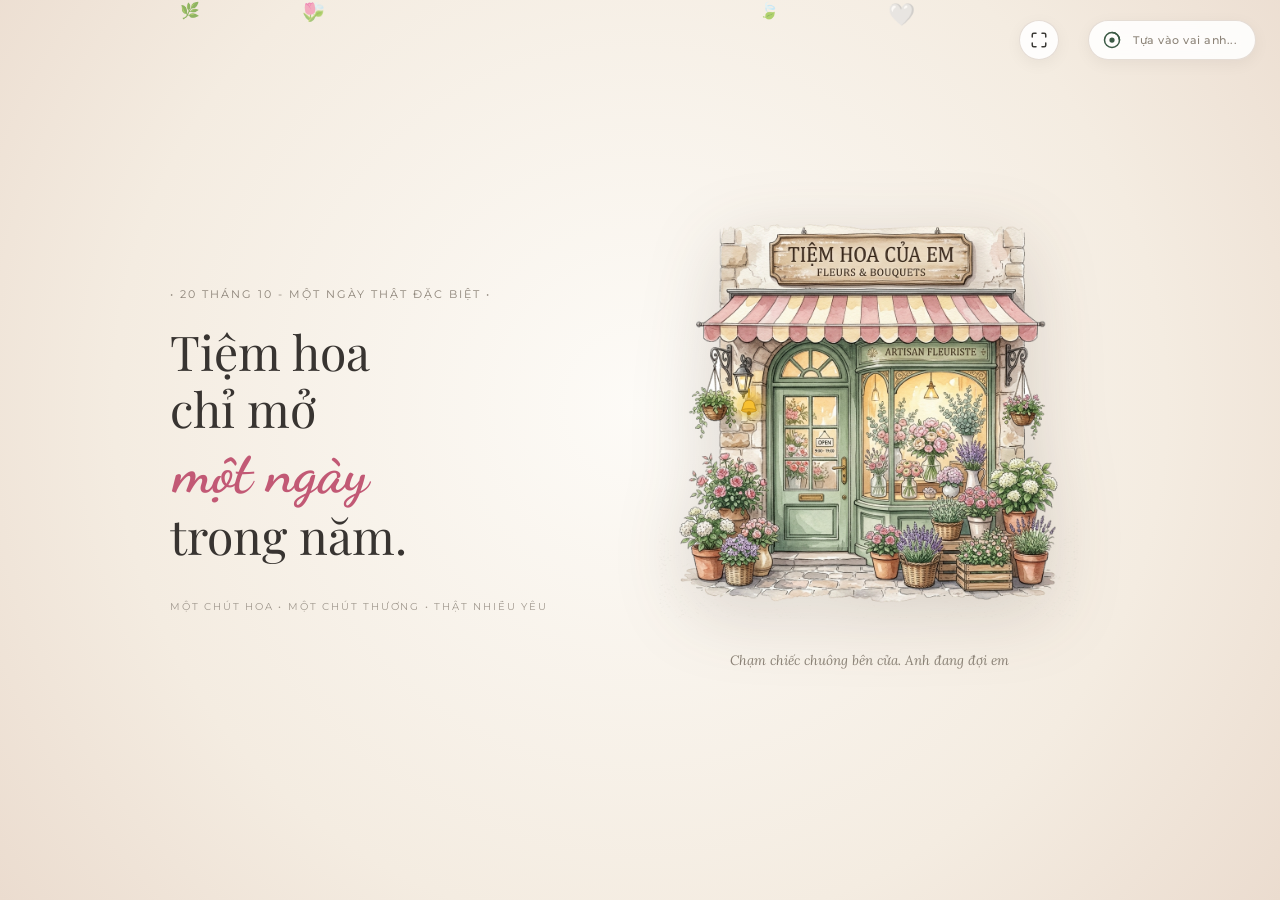
<file: tiemhoa/index.html>
<!DOCTYPE html>
<html lang="vi">
<head>
  <meta charset="UTF-8">
  <meta name="apple-mobile-web-app-capable" content="yes">
  <meta name="apple-mobile-web-app-status-bar-style" content="black-translucent">
  <meta name="mobile-web-app-capable" content="yes">
  <meta name="theme-color" content="#ffffff">
  <meta name="viewport" content="width=device-width, initial-scale=1.0">
  <title>Tiệm Hoa Của Em - Món Quà Yêu Thương</title>
  <link rel="preconnect" href="https://fonts.googleapis.com">
  <link rel="preconnect" href="https://fonts.gstatic.com" crossorigin>
  <link href="https://fonts.googleapis.com/css2?family=Cormorant+Garamond:ital,wght@0,400;0,600;0,700;1,400;1,600&family=Dancing+Script:wght@600;700&family=Lora:ital,wght@0,400;0,500;1,400&family=Montserrat:wght@400;500;600;700&family=Playfair+Display:ital,wght@0,400;0,600;0,700;1,400;1,600&display=swap" rel="stylesheet">
  <link rel="stylesheet" href="style.css">
</head>
<body>
  <!-- Ambient floating particles (leaves, petals, sparkles) -->
  <div id="ambient-particles" class="particles-container"></div>

  <!-- Fullscreen Pill Control -->
  <button class="fullscreen-pill" id="fullscreen-pill" title="Bật/Tắt toàn màn hình" aria-label="Toàn màn hình">
    <svg class="fs-icon-enter" viewBox="0 0 24 24" width="18" height="18" fill="none" stroke="currentColor" stroke-width="2" stroke-linecap="round" stroke-linejoin="round">
      <path d="M8 3H5a2 2 0 0 0-2 2v3m18 0V5a2 2 0 0 0-2-2h-3m0 18h3a2 2 0 0 0 2-2v-3M3 16v3a2 2 0 0 0 2 2h3"/>
    </svg>
    <svg class="fs-icon-exit" viewBox="0 0 24 24" width="18" height="18" fill="none" stroke="currentColor" stroke-width="2" stroke-linecap="round" stroke-linejoin="round" style="display:none;">
      <path d="M8 3v3a2 2 0 0 1-2 2H3m18 0h-3a2 2 0 0 1-2-2V3m0 18v-3a2 2 0 0 1 2-2h3M3 16h3a2 2 0 0 1 2 2v3"/>
    </svg>
  </button>

  <!-- Music Pill Control -->
  <div class="music-pill" id="music-pill" title="Bật/Tắt nhạc nền">
    <div class="music-disc-wrap">
      <div class="music-disc" id="music-disc">
        <svg viewBox="0 0 24 24" width="18" height="18" fill="currentColor">
          <circle cx="12" cy="12" r="10" fill="none" stroke="currentColor" stroke-width="2"/>
          <circle cx="12" cy="12" r="3.5" fill="currentColor"/>
          <path d="M12 2 A10 10 0 0 1 22 12" fill="none" stroke="currentColor" stroke-width="2" stroke-linecap="round"/>
        </svg>
      </div>
      <div class="music-notes-anim">
        <span>♪</span><span>♫</span>
      </div>
    </div>
    <span class="music-title" id="music-title">Tựa vào vai anh...</span>
  </div>

  <!-- Background Music Audio -->
  <audio id="bg-music" src="music.mp3" loop preload="auto"></audio>

  <!-- Main Storybook Container -->
  <main class="storybook-wrapper" id="storybook">

    <!-- ================= SCENE 1: TIỆM HOA ================= -->
    <section class="scene active" id="scene-1">
      <div class="scene-inner scene-shop-grid">
        <!-- Left Column: Typography -->
        <div class="shop-hero-text">
          <div class="date-badge">• 20 THÁNG 10 - MỘT NGÀY THẬT ĐẶC BIỆT •</div>
          <h1 class="main-title">
            Tiệm hoa<br>
            chỉ mở<br>
            <span class="script-pink">một ngày</span><br>
            trong năm.
          </h1>
          <div class="bottom-tagline">
            MỘT CHÚT HOA • MỘT CHÚT THƯƠNG • THẬT NHIỀU YÊU
          </div>
        </div>

        <!-- Right Column: Botanical Watercolor Flower Shop with 3D Swinging Door -->
        <div class="shop-stage">
          <div class="shop-building" id="shop-building">
            <div class="shop-watercolor-card">
              <!-- Interior room behind doorway cutout -->
              <div class="door-interior-room">
                <div class="door-light-spill"></div>
                <div class="interior-cozy-top">
                  <div class="door-lamp-glow">💡</div>
                  <div class="door-sign-wood">Chỉ cho em ♡</div>
                </div>
                <div class="door-cozy-shelves">
                  <span>🌷</span><span>💐</span><span>🌸</span>
                </div>
                <div class="interior-wood-floor"></div>
              </div>

              <!-- Shop facade with transparent doorway cutout -->
              <img src="assets_art/shop_cutout.png" alt="Tiệm hoa của em" class="shop-watercolor-img" id="shop-art-img">

              <!-- 3D Doorway Portal with Swinging Watercolor Door Leaf -->
              <div class="door-portal-3d">
                <div class="door-leaf-3d" id="door-leaf" title="Chạm để mở cửa tiệm hoa">
                  <img src="assets_art/door_leaf.png" alt="Cánh cửa tiệm hoa" class="door-leaf-img">
                </div>
              </div>

              <!-- Brass Hanging Bell Hotspot on shop facade -->
              <div class="door-bell-wrap" id="door-bell" title="Chạm để rung chuông đón em">
                <svg viewBox="0 0 24 36" width="22" height="34" class="bell-svg">
                  <line x1="12" y1="0" x2="12" y2="10" stroke="#b38728" stroke-width="2"/>
                  <path d="M 6,18 C 6,11 18,11 18,18 L 20,24 L 4,24 Z" fill="#f6b93b" stroke="#996515" stroke-width="1"/>
                  <ellipse cx="12" cy="24" rx="8" ry="2" fill="#dfa127" stroke="#996515" stroke-width="0.8"/>
                  <circle cx="12" cy="27" r="2.2" fill="#835209"/>
                </svg>
                <div class="bell-radiate-ring"></div>
              </div>
            </div>
          </div>

          <!-- Scene 1 Action Dock -->
          <div class="shop-action-dock">
            <p class="scene-hint" id="shop-hint">Chạm chiếc chuông bên cửa. Anh đang đợi em</p>
            <button class="btn-primary-pill shop-enter-btn" id="btn-enter-shop">
              Chào Bé iu, bó hoa của em đang chờ ♡
            </button>
          </div>
        </div>
      </div>
    </section>

    <!-- ================= SCENE 2: CHỌN HOA ================= -->
    <section class="scene" id="scene-2">
      <div class="scene-inner scene-pick-grid">
        <!-- Header -->
        <div class="scene-header">
          <div class="date-badge">• MỘT BÓ HOA - NĂM ĐIỀU MUỐN NÓI •</div>
          <h1 class="main-title-center">
            Em chọn hoa,<br>
            anh gửi <span class="script-pink">yêu thương.</span>
          </h1>
          <p class="scene-subtitle">
            Chạm từng bông hoa để đặt vào bó. Chọn đủ 5 bông để hoàn thành bó hoa của em.
          </p>
        </div>

        <div class="pick-workspace">
          <!-- Flower Shelf with 5 Programmatic Botanical Flowers -->
          <div class="botanical-shelf-wrap">
            <div class="botanical-flowers-row">

              <!-- Flower 1: Tulip -->
              <div class="flower-card" data-id="tulip" data-name="Tulip" data-meaning="Tình yêu dịu dàng &amp; chân thành nhất">
                <div class="flower-art-box">
                  <img src="assets_art/tulip.png" alt="Tulip" class="flower-art-img">
                  <div class="flower-check-badge">✓</div>
                </div>
                <span class="flower-caption">Tulip</span>
              </div>

              <!-- Flower 2: Sunflower -->
              <div class="flower-card" data-id="sunflower" data-name="Hướng dương" data-meaning="Luôn hướng về em như ánh mặt trời">
                <div class="flower-art-box">
                  <img src="assets_art/sunflower.png" alt="Hướng dương" class="flower-art-img">
                  <div class="flower-check-badge">✓</div>
                </div>
                <span class="flower-caption">Hướng dương</span>
              </div>

              <!-- Flower 3: Rose -->
              <div class="flower-card" data-id="rose" data-name="Hoa hồng" data-meaning="Tình yêu nồng nàn &amp; duy nhất của anh">
                <div class="flower-art-box">
                  <img src="assets_art/rose.png" alt="Hoa hồng" class="flower-art-img">
                  <div class="flower-check-badge">✓</div>
                </div>
                <span class="flower-caption">Hoa hồng</span>
              </div>

              <!-- Flower 4: Daisy -->
              <div class="flower-card" data-id="daisy" data-name="Cúc nhỏ" data-meaning="Nụ cười trong trẻo khiến anh xao xuyến">
                <div class="flower-art-box">
                  <img src="assets_art/daisy.png" alt="Cúc nhỏ" class="flower-art-img">
                  <div class="flower-check-badge">✓</div>
                </div>
                <span class="flower-caption">Cúc nhỏ</span>
              </div>

              <!-- Flower 5: Baby's Breath -->
              <div class="flower-card" data-id="baby" data-name="Baby trắng" data-meaning="Dịu dàng nâng niu, chở che từng khoảnh khắc">
                <div class="flower-art-box">
                  <img src="assets_art/baby.png" alt="Baby trắng" class="flower-art-img">
                  <div class="flower-check-badge">✓</div>
                </div>
                <span class="flower-caption">Baby trắng</span>
              </div>

            </div>
            <!-- Wooden Display Shelf Plank -->
            <div class="wood-shelf-plank"></div>
          </div>

          <!-- Dynamic Kraft Bouquet Assembly -->
          <div class="bouquet-assembly-stage">
            <div class="kraft-bouquet-container" id="kraft-bouquet">
              <!-- Back Watercolor Kraft Paper Layer -->
              <img src="assets_art/kraft_back.png" alt="Giấy gói hoa kraft" class="kraft-paper-back">

              <!-- Flower Arranging Slot (Botanical Flowers bloom here) -->
              <div class="bouquet-flowers-bed" id="bouquet-flowers-bed">
                <div class="empty-bouquet-hint" id="empty-bouquet-hint">
                  Bó hoa của em đang chờ những điều dịu dàng ♡
                </div>
              </div>

              <!-- Front Folded Watercolor Kraft Paper Wrap -->
              <img src="assets_art/kraft_front.png" alt="Nếp gấp giấy gói kraft" class="kraft-paper-front">
            </div>

            <!-- Counter -->
            <div class="counter-pill" id="flower-counter">0 / 5 BÔNG HOA</div>
          </div>
        </div>

        <!-- Next Button -->
        <div class="dock-btn-wrap">
          <button class="btn-green-pill" id="btn-next-scene-3">
            Tiếp tục →
          </button>
        </div>
      </div>
    </section>

    <!-- ================= SCENE 3: THẮT NƠ ================= -->
    <section class="scene" id="scene-3">
      <div class="scene-inner scene-center-layout">
        <div class="scene-header">
          <h1 class="main-title-center">
            Thắt một chiếc nơ,<br>
            gửi trọn <span class="script-pink">yêu thương.</span>
          </h1>
        </div>

        <div class="center-bouquet-display">
          <!-- Bouquet Display with clickable Bow Hotspot -->
          <div class="complete-bouquet-wrapper" id="bow-interactive-zone">
            <!-- Full Bouquet SVG Art -->
            <div class="bouquet-static-art" id="bow-bouquet-art"></div>

            <!-- Satin Ribbon Bow Hotspot -->
            <div class="ribbon-bow-hotspot" id="ribbon-bow-hotspot" title="Chạm để thắt chiếc nơ hồng">
              <img src="assets_art/bow.png" alt="Nơ ruy băng satin" class="satin-bow-img" id="satin-bow-img">
              <!-- Pulsing invitation ring -->
              <div class="bow-touch-ring"></div>
            </div>
          </div>

          <p class="scene-hint" id="bow-hint">Chạm vào dải ruy băng để hoàn thành bó hoa</p>
        </div>
      </div>
    </section>

    <!-- ================= SCENE 4: TẤM THIỆP TRONG BÓ HOA ================= -->
    <section class="scene" id="scene-4">
      <div class="scene-inner scene-center-layout">
        <div class="scene-header">
          <h1 class="main-title-center">
            Một bó hoa,<br>
            cho người anh <span class="script-pink">thương nhất.</span>
          </h1>
        </div>

        <div class="center-bouquet-display">
          <div class="complete-bouquet-wrapper">
            <!-- Bouquet with Tied Bow -->
            <div class="bouquet-static-art" id="card-bouquet-art"></div>

            <!-- Attached Mini Card Tag -->
            <div class="mini-gift-tag" id="mini-gift-tag" title="Nhấn để mở bức thư tình">
              <div class="tag-string"></div>
              <div class="tag-body">
                <span class="tag-to">Gửi người<br>anh thương ♡</span>
                <span class="tag-btn">MỞ THIỆP</span>
              </div>
              <div class="tag-glow-pulse"></div>
            </div>
          </div>

          <p class="scene-hint">Chạm vào tấm thiệp nhỏ để đọc lời anh gửi.</p>
        </div>
      </div>
    </section>

    <!-- ================= SCENE 5: BỨC THƯ TÌNH & POLAROID ================= -->
    <section class="scene" id="scene-5">
      <div class="letter-modal-backdrop">
        <div class="letter-stationery-card" id="letter-stationery-card">
          <!-- Close button to inspect bouquet -->
          <button class="btn-close-letter" id="btn-close-letter" title="Đóng thư để xem lại hoa">✕</button>

          <!-- Vintage Postage & Header -->
          <div class="letter-header-row">
            <div class="letter-date-pill">• 20 THÁNG 10 - TỪ ANH, VỚI YÊU THƯƠNG •</div>
            <div class="letter-stamp-group">
              <img src="assets_art/wax_seal.png" alt="Dấu sáp hoa hồng" class="letter-wax-seal" title="Dấu sáp niêm phong hoa hồng">
              <div class="letter-stamp">
                <span>BƯU ĐIỆN TÌNH YÊU</span>
                <small>20.10 ♡</small>
              </div>
            </div>
          </div>

          <!-- Letter Main Grid -->
          <div class="letter-grid-layout">
            <!-- Left: Text Body -->
            <div class="letter-text-pane">
              <h2 class="letter-salutation" id="letter-salutation-text">Gửi Bé Iu của anh,</h2>

              <div class="letter-paragraphs" id="letter-paragraphs-content">
                <p>Chúc mừng ngày 20/10, vợ iuu của anh!</p>

                <p>Anh muốn tặng em một bó hoa thật đặc biệt. Mỗi bông là một điều anh mong cho em: bình an, niềm vui, những ước mơ thành hiện thực và thật nhiều yêu thương.</p>

                <p>Cảm ơn em vì những quan tâm nhỏ bé, những lần lắng nghe và nụ cười mà anh mê ơi là mê. Mặc dù tụi mình có nhiều lúc không hiểu nhau, có lúc nặng lời nhưng chúng ta vẫn chọn ở lại với nhau. Anh rất biết ơn vì cả 2 đứa mình đều đã cùng cố gắng vì nhau rất nhiều.
</p>

                <p>Nếu hôm nay có ai hỏi anh muốn tặng em điều gì, anh sẽ nói: một ngày thật vui, một ngày thật bình an, và thật nhiều ngày sau vẫn được ở bên em.</p>

                <p class="highlight-line">Anh yêu em rất nhiều. ♡</p>
              </div>

              <!-- Hand-written Sign-off -->
              <div class="letter-signature-block">
                <span class="signature-text" id="letter-signature-text">Thương em, Anh ♡</span>
              </div>
            </div>

            <!-- Right: Polaroid Frame -->
            <div class="letter-photo-pane">
              <div class="polaroid-frame-box" id="polaroid-frame-box">
                <!-- Decorative Washi Tape / Pin -->
                <div class="washi-tape"></div>

                <!-- Photo Container -->
                <div class="polaroid-photo-viewport">
                  <img src="assets_art/girl_watercolor.jpg" alt="Ảnh kỷ niệm">
                </div>

                <!-- Handwritten Polaroid Caption -->
                <div class="polaroid-caption-text" id="polaroid-caption-text">
                  Người anh luôn muốn tặng hoa ♡
                </div>
              </div>

              <!-- Romantic Action Buttons -->
              <div class="letter-buttons-row">
                <button class="btn-heart-shower" id="btn-heart-shower">
                  ❤️ Thả tim cho anh
                </button>
              </div>
            </div>
          </div>
        </div>
      </div>
    </section>

  </main>

  <!-- Sweet Toast Floating Notification -->
  <div class="toast-bubble" id="toast-bubble"></div>

  <script src="script.js"></script>
</body>
</html>
</file>
<file: tiemhoa/style.css>
/* ==========================================================================
   TIỆM HOA CỦA EM - PURE CODE VECTOR & CSS RENDERED STYLESHEET
   Aesthetic: Warm Parchment, Botanical Pastel, Dusty Rose & Forest Green
   ========================================================================== */

:root {
  --bg-cream: #f4eee3;
  --bg-radial: radial-gradient(circle at 50% 45%, #fdfbf7 0%, #f4ece1 65%, #ebdccf 100%);
  --bg-sage: #8f9888;
  --bg-sage-grad: radial-gradient(circle at center, #9da694 0%, #838c7b 100%);
  --text-dark: #383431;
  --text-muted: #8c8378;
  --pink-accent: #c25975;
  --pink-deep: #a83d58;
  --pink-soft: #fcf1f4;
  --green-primary: #3b5a45;
  --green-hover: #2e4736;
  --gold-warm: #f6b93b;
  --paper-ivory: #fcfaf4;
  --kraft-brown: #eedfcb;
  --shadow-soft: 0 10px 30px rgba(0, 0, 0, 0.05);
  --shadow-card: 0 20px 45px rgba(65, 52, 40, 0.12);
  --shadow-deep: 0 30px 60px rgba(40, 32, 25, 0.22);
  --font-serif: 'Playfair Display', 'Cormorant Garamond', Georgia, serif;
  --font-script: 'Dancing Script', cursive;
  --font-body: 'Lora', Georgia, serif;
  --font-sans: 'Montserrat', sans-serif;
  --transition-smooth: all 0.5s cubic-bezier(0.25, 1, 0.5, 1);
  --transition-bounce: all 0.5s cubic-bezier(0.175, 0.885, 0.32, 1.275);
}

* {
  box-sizing: border-box;
  margin: 0;
  padding: 0;
}

html, body {
  width: 100%;
  height: 100%;
  overflow-x: hidden;
  font-family: var(--font-body);
  color: var(--text-dark);
  background: var(--bg-cream);
  background-image: var(--bg-radial);
  user-select: none;
  -webkit-font-smoothing: antialiased;
}

/* ================= AMBIENT PARTICLES ================= */
.particles-container {
  position: fixed;
  top: 0;
  left: 0;
  width: 100vw;
  height: 100vh;
  pointer-events: none;
  z-index: 10;
  overflow: hidden;
}

.ambient-particle {
  position: absolute;
  pointer-events: none;
  opacity: 0.65;
  animation: float-particle linear infinite;
}

@keyframes float-particle {
  0% {
    transform: translateY(105vh) rotate(0deg) scale(0.6);
    opacity: 0;
  }
  15% {
    opacity: 0.7;
  }
  85% {
    opacity: 0.8;
  }
  100% {
    transform: translateY(-10vh) rotate(360deg) scale(1.1);
    opacity: 0;
  }
}

/* ================= FULLSCREEN PILL CONTROLLER ================= */
.fullscreen-pill {
  position: fixed;
  top: 20px;
  right: calc(24px + 185px + 12px);
  z-index: 100;
  background: rgba(255, 255, 255, 0.88);
  backdrop-filter: blur(10px);
  -webkit-backdrop-filter: blur(10px);
  border: 1px solid rgba(220, 210, 200, 0.75);
  width: 40px;
  height: 40px;
  border-radius: 50%;
  display: flex;
  align-items: center;
  justify-content: center;
  cursor: pointer;
  color: #3b3a36;
  box-shadow: 0 4px 16px rgba(0, 0, 0, 0.05);
  transition: var(--transition-smooth);
  outline: none;
  -webkit-tap-highlight-color: transparent;
}
.fullscreen-pill:hover {
  transform: translateY(-2px);
  box-shadow: 0 6px 22px rgba(0, 0, 0, 0.09);
  background: rgba(255, 255, 255, 0.96);
  color: #d17b88;
}
@media (max-width: 600px) {
  .fullscreen-pill {
    top: 15px;
    right: auto;
    left: 15px;
    width: 36px;
    height: 36px;
  }
}

/* ================= MUSIC PILL CONTROLLER ================= */
.music-pill {
  position: fixed;
  top: 20px;
  right: 24px;
  z-index: 100;
  background: rgba(255, 255, 255, 0.88);
  backdrop-filter: blur(10px);
  border: 1px solid rgba(220, 210, 200, 0.75);
  padding: 8px 18px 8px 12px;
  border-radius: 30px;
  display: flex;
  align-items: center;
  gap: 10px;
  cursor: pointer;
  box-shadow: 0 4px 16px rgba(0, 0, 0, 0.05);
  transition: var(--transition-smooth);
}

.music-pill:hover {
  transform: translateY(-2px);
  box-shadow: 0 6px 22px rgba(0, 0, 0, 0.09);
  background: rgba(255, 255, 255, 0.96);
}

.music-disc-wrap {
  position: relative;
  width: 22px;
  height: 22px;
  display: flex;
  align-items: center;
  justify-content: center;
}

.music-disc {
  color: var(--green-primary);
  display: flex;
  align-items: center;
  justify-content: center;
}

.music-pill.playing .music-disc {
  animation: spin-vinyl 4s linear infinite;
}

@keyframes spin-vinyl {
  from { transform: rotate(0deg); }
  to { transform: rotate(360deg); }
}

.music-notes-anim {
  position: absolute;
  top: -12px;
  right: -6px;
  display: none;
  font-size: 11px;
  color: var(--pink-accent);
}

.music-pill.playing .music-notes-anim {
  display: flex;
  gap: 4px;
  animation: notes-bounce 1.2s ease-in-out infinite alternate;
}

@keyframes notes-bounce {
  0% { transform: translateY(0); opacity: 0.3; }
  100% { transform: translateY(-5px); opacity: 1; }
}

.music-title {
  font-family: var(--font-sans);
  font-size: 11px;
  letter-spacing: 0.5px;
  color: var(--text-muted);
  font-weight: 500;
}

/* ================= STORYBOOK MAIN WRAPPER ================= */
.storybook-wrapper {
  position: relative;
  width: 100vw;
  min-height: 100vh;
  display: flex;
  align-items: center;
  justify-content: center;
  padding: 40px 20px;
}

/* ================= SCENE BASE & TRANSITIONS ================= */
.scene {
  position: absolute;
  width: 100%;
  max-width: 980px;
  min-height: 520px;
  opacity: 0;
  visibility: hidden;
  pointer-events: none;
  transform: scale(0.97) translateY(14px);
  transition: opacity 0.65s cubic-bezier(0.25, 1, 0.5, 1), transform 0.65s cubic-bezier(0.25, 1, 0.5, 1), visibility 0.65s;
  display: flex;
  align-items: center;
  justify-content: center;
}

.scene.active {
  opacity: 1;
  visibility: visible;
  pointer-events: auto;
  transform: scale(1) translateY(0);
}

.scene.flip-out {
  opacity: 0;
  transform: perspective(1000px) rotateY(-30deg) scale(0.93);
  transition: all 0.65s cubic-bezier(0.4, 0, 0.2, 1);
}

.scene-inner {
  width: 100%;
  padding: 10px 20px;
}

/* ================= SCENE 1: TIỆM HOA ================= */
.scene-shop-grid {
  display: grid;
  grid-template-columns: 1fr 1.15fr;
  align-items: center;
  gap: 40px;
}

.date-badge {
  font-family: var(--font-sans);
  font-size: 11px;
  letter-spacing: 2px;
  color: var(--text-muted);
  text-transform: uppercase;
  margin-bottom: 22px;
}

.main-title {
  font-family: var(--font-serif);
  font-size: 48px;
  line-height: 1.18;
  font-weight: 400;
  color: var(--text-dark);
  margin-bottom: 20px;
}

.main-title-center {
  font-family: var(--font-serif);
  font-size: 38px;
  line-height: 1.25;
  font-weight: 400;
  color: var(--text-dark);
  text-align: center;
  margin-bottom: 8px;
}

.script-pink {
  font-family: var(--font-script);
  font-weight: 700;
  color: var(--pink-accent);
  font-size: 1.24em;
  display: inline-block;
  padding: 0 4px;
}

.bottom-tagline {
  font-family: var(--font-sans);
  font-size: 10px;
  letter-spacing: 1.8px;
  color: #a1998f;
  margin-top: 36px;
}

/* Programmatic Shop Stage */
.shop-stage {
  display: flex;
  flex-direction: column;
  align-items: center;
  justify-content: center;
}

.shop-building {
  position: relative;
  width: 420px;
  max-width: 100%;
}

.shop-watercolor-card {
  position: relative;
  width: 100%;
  display: flex;
  align-items: center;
  justify-content: center;
}

.shop-watercolor-img {
  width: 100%;
  height: auto;
  display: block;
  filter: drop-shadow(0 16px 36px rgba(60, 45, 30, 0.16));
  transition: filter 0.6s ease, transform 0.6s ease;
}

.shop-building.door-opened .shop-watercolor-img {
  filter: drop-shadow(0 16px 40px rgba(245, 175, 45, 0.35)) drop-shadow(0 0 35px rgba(255, 230, 150, 0.45));
}

/* Interior room behind the doorway cutout */
.door-interior-room {
  position: absolute;
  left: 27.246%;
  top: 41.548%;
  width: 17.578%;
  height: 40.733%;
  z-index: 1;
  background: radial-gradient(circle at 50% 50%, #fffbe6 0%, #ffdf9e 40%, #f5b041 75%, #ba4a00 100%);
  box-shadow: inset 0 0 16px rgba(186, 74, 0, 0.55);
  overflow: hidden;
  display: flex;
  flex-direction: column;
  align-items: center;
  justify-content: space-between;
  padding: 10px 4px 0 4px;
}

.door-light-spill {
  position: absolute;
  bottom: 0;
  left: -20px;
  width: 140%;
  height: 50%;
  background: radial-gradient(ellipse at bottom, rgba(255, 235, 150, 0.95) 0%, rgba(255, 210, 80, 0.4) 60%, transparent 100%);
  opacity: 0;
  transition: opacity 0.8s ease;
  pointer-events: none;
}

.shop-building.door-opened .door-light-spill {
  opacity: 1;
}

.interior-cozy-top {
  display: flex;
  flex-direction: column;
  align-items: center;
  gap: 2px;
  opacity: 0;
  transform: translateY(-8px);
  transition: all 0.7s ease;
}

.shop-building.door-opened .interior-cozy-top {
  opacity: 1;
  transform: translateY(0);
}

.door-lamp-glow {
  font-size: 11px;
  filter: drop-shadow(0 0 8px #f1c40f);
}

.door-sign-wood {
  background: #fffdfa;
  border: 1px solid #dcd1bf;
  border-radius: 4px;
  padding: 2px 5px;
  font-family: var(--font-script);
  font-size: 10px;
  font-weight: 700;
  color: #a83d58;
  white-space: nowrap;
  box-shadow: 0 2px 4px rgba(0,0,0,0.12);
}

.door-cozy-shelves {
  display: flex;
  gap: 4px;
  font-size: 11.5px;
  opacity: 0;
  transform: translateY(8px);
  transition: all 0.7s ease;
}

.shop-building.door-opened .door-cozy-shelves {
  opacity: 1;
  transform: translateY(0);
}

.interior-wood-floor {
  width: 100%;
  height: 8px;
  background: #8e583c;
  border-top: 1px solid #633a24;
}

/* 3D Doorway Portal */
.door-portal-3d {
  position: absolute;
  left: 27.246%;
  top: 41.548%;
  width: 17.578%;
  height: 40.733%;
  z-index: 4;
  perspective: 800px;
  transform-style: preserve-3d;
  overflow: visible;
  pointer-events: none;
}

.door-leaf-3d {
  position: absolute;
  top: 0;
  left: 0;
  width: 100%;
  height: 100%;
  transform-origin: left center;
  transform-style: preserve-3d;
  transition: transform 0.95s cubic-bezier(0.2, 0.85, 0.3, 1), box-shadow 0.9s ease;
  cursor: pointer;
  pointer-events: auto;
}

.door-leaf-img {
  width: 100%;
  height: 100%;
  display: block;
  filter: drop-shadow(0 2px 6px rgba(0,0,0,0.15));
}

/* 3D Door Swing State */
.shop-building.door-opened .door-leaf-3d {
  transform: perspective(800px) rotateY(-82deg);
  box-shadow: -4px 0 16px rgba(0, 0, 0, 0.38);
}

/* Brass Hanging Bell Hotspot on shop facade */
.door-bell-wrap {
  position: absolute;
  top: 41%;
  left: 17%;
  width: 36px;
  height: 48px;
  cursor: pointer;
  z-index: 25;
  display: flex;
  align-items: center;
  justify-content: center;
}

.bell-svg {
  transform-origin: top center;
  transition: transform 0.2s ease;
  filter: drop-shadow(0 2px 5px rgba(0,0,0,0.25));
}

.door-bell-wrap:hover .bell-svg {
  animation: bell-jingle 0.6s ease infinite alternate;
}

.door-bell-wrap.ringing .bell-svg {
  animation: bell-ring-hard 0.7s ease forwards;
}

@keyframes bell-jingle {
  0% { transform: rotate(-8deg); }
  100% { transform: rotate(8deg); }
}

@keyframes bell-ring-hard {
  0% { transform: rotate(0); }
  20% { transform: rotate(24deg); }
  40% { transform: rotate(-22deg); }
  60% { transform: rotate(15deg); }
  80% { transform: rotate(-10deg); }
  100% { transform: rotate(0); }
}

.bell-radiate-ring {
  position: absolute;
  width: 24px;
  height: 24px;
  border-radius: 50%;
  background: rgba(249, 202, 36, 0.4);
  box-shadow: 0 0 12px rgba(249, 202, 36, 0.8);
  animation: pulse-ring 2s infinite ease-in-out;
  pointer-events: none;
}

@keyframes pulse-ring {
  0%, 100% { transform: scale(0.9); opacity: 0.4; }
  50% { transform: scale(1.4); opacity: 0.85; }
}

/* Action Dock below shop */
.shop-action-dock {
  margin-top: 18px;
  text-align: center;
  min-height: 48px;
  display: flex;
  flex-direction: column;
  align-items: center;
  justify-content: center;
}

.scene-hint {
  font-family: var(--font-body);
  font-style: italic;
  font-size: 13.5px;
  color: var(--text-muted);
}

.btn-primary-pill {
  font-family: var(--font-sans);
  font-size: 13.5px;
  font-weight: 500;
  padding: 10px 24px;
  border-radius: 25px;
  background: var(--paper-ivory);
  border: 1px solid rgba(190, 180, 168, 0.8);
  color: var(--text-dark);
  cursor: pointer;
  box-shadow: 0 4px 15px rgba(0, 0, 0, 0.05);
  transition: var(--transition-smooth);
}

.btn-primary-pill:hover {
  transform: translateY(-2px);
  border-color: var(--pink-accent);
  color: var(--pink-accent);
  box-shadow: 0 6px 18px rgba(0, 0, 0, 0.09);
}

.shop-enter-btn {
  display: none;
  animation: slide-up-fade 0.5s ease forwards;
}

@keyframes slide-up-fade {
  from { opacity: 0; transform: translateY(12px); }
  to { opacity: 1; transform: translateY(0); }
}

/* ================= SCENE 2: CHỌN HOA ================= */
.scene-pick-grid {
  display: flex;
  flex-direction: column;
  align-items: center;
  gap: 15px;
}

.scene-header {
  text-align: center;
  max-width: 600px;
}

.scene-subtitle {
  font-family: var(--font-sans);
  font-size: 12.5px;
  color: var(--text-muted);
  line-height: 1.6;
  margin-top: 6px;
}

.pick-workspace {
  display: flex;
  align-items: flex-end;
  justify-content: center;
  gap: 50px;
  width: 100%;
  margin-top: 15px;
}

/* Botanical Flower Shelf */
.botanical-shelf-wrap {
  display: flex;
  flex-direction: column;
  align-items: center;
}

.botanical-flowers-row {
  display: flex;
  align-items: flex-end;
  gap: 14px;
  padding: 0 8px;
}

.flower-card {
  display: flex;
  flex-direction: column;
  align-items: center;
  cursor: pointer;
  transition: var(--transition-bounce);
}

.flower-art-box {
  position: relative;
  width: 76px;
  height: 145px;
  display: flex;
  align-items: flex-end;
  justify-content: center;
  transition: transform 0.3s ease;
}

.flower-art-img {
  width: 100%;
  height: 100%;
  object-fit: contain;
  display: block;
  transition: transform 0.35s cubic-bezier(0.175, 0.885, 0.32, 1.275), filter 0.3s ease, opacity 0.3s ease;
  transform-origin: bottom center;
  filter: drop-shadow(0 4px 10px rgba(60, 45, 30, 0.08));
}

.flower-svg {
  width: 100%;
  height: 100%;
  display: block;
  transition: filter 0.3s ease, opacity 0.3s ease;
  transform-origin: bottom center;
}

.flower-card:hover:not(.selected) .flower-art-img,
.flower-card:hover:not(.selected) .flower-svg {
  transform: translateY(-8px) scale(1.08) rotate(2deg);
  filter: drop-shadow(0 10px 18px rgba(60, 45, 30, 0.16));
}

/* Selected state: checkmark badge */
.flower-check-badge {
  position: absolute;
  top: 36%;
  left: 50%;
  transform: translate(-50%, -50%) scale(0);
  width: 26px;
  height: 26px;
  border-radius: 50%;
  background: rgba(59, 90, 69, 0.95);
  color: #fff;
  font-size: 14px;
  font-weight: bold;
  display: flex;
  align-items: center;
  justify-content: center;
  box-shadow: 0 4px 12px rgba(0,0,0,0.22);
  transition: transform 0.3s cubic-bezier(0.175, 0.885, 0.32, 1.275);
}

.flower-card.selected .flower-art-img,
.flower-card.selected .flower-svg {
  opacity: 0.35;
  filter: grayscale(25%);
}

.flower-card.selected .flower-check-badge {
  transform: translate(-50%, -50%) scale(1);
}

.flower-caption {
  font-family: var(--font-sans);
  font-size: 11px;
  color: var(--text-muted);
  margin-top: 8px;
  white-space: nowrap;
}

.wood-shelf-plank {
  width: 100%;
  height: 7px;
  background: linear-gradient(180deg, #d8c8b1 0%, #bead95 100%);
  border-radius: 4px;
  box-shadow: 0 4px 10px rgba(0,0,0,0.06);
  margin-top: 6px;
}

/* Kraft Bouquet Assembly Stage */
.bouquet-assembly-stage {
  display: flex;
  flex-direction: column;
  align-items: center;
}

.kraft-bouquet-container {
  position: relative;
  width: 250px;
  height: 375px;
  filter: drop-shadow(0 14px 28px rgba(50, 35, 20, 0.16));
  user-select: none;
}

.kraft-paper-back {
  position: absolute;
  top: 0;
  left: 0;
  width: 100%;
  height: 100%;
  object-fit: contain;
  z-index: 1;
  pointer-events: none;
}

.bouquet-flowers-bed {
  position: absolute;
  top: 0;
  left: 0;
  width: 100%;
  height: 100%;
  z-index: 2;
  overflow: visible;
  pointer-events: none;
}

.empty-bouquet-hint {
  position: absolute;
  top: 95px;
  left: 50%;
  transform: translateX(-50%);
  font-family: var(--font-body);
  font-style: italic;
  font-size: 13px;
  line-height: 1.55;
  color: #8c7e6b;
  text-align: center;
  width: 165px;
  z-index: 3;
  pointer-events: none;
  transition: opacity 0.4s ease;
}

.kraft-paper-front {
  position: absolute;
  top: 0;
  left: 0;
  width: 100%;
  height: 100%;
  object-fit: contain;
  z-index: 10;
  pointer-events: none;
}

/* Sprouted botanical flower in bouquet */
.sprouted-flower-img {
  position: absolute;
  object-fit: contain;
  pointer-events: none;
  filter: drop-shadow(0 8px 16px rgba(50, 35, 20, 0.16));
  animation: botanical-sprout 0.7s cubic-bezier(0.175, 0.885, 0.32, 1.275) forwards;
}

@keyframes botanical-sprout {
  0% {
    opacity: 0;
    transform: translate(var(--tx, 0px), calc(var(--ty, 0px) + 25px)) scale(0.3) rotate(var(--rot, 0deg));
  }
  100% {
    opacity: 1;
    transform: translate(var(--tx, 0px), var(--ty, 0px)) scale(var(--sc, 1)) rotate(var(--rot, 0deg));
  }
}

.counter-pill {
  font-family: var(--font-sans);
  font-size: 11px;
  letter-spacing: 1.8px;
  color: var(--text-muted);
  font-weight: 600;
  margin-top: 12px;
}

/* Dock button */
.dock-btn-wrap {
  margin-top: 20px;
  min-height: 48px;
}

.btn-green-pill {
  font-family: var(--font-sans);
  font-size: 13.5px;
  font-weight: 500;
  letter-spacing: 0.5px;
  padding: 10px 28px;
  border-radius: 30px;
  background: var(--green-primary);
  color: #fff;
  border: none;
  cursor: pointer;
  box-shadow: 0 4px 14px rgba(59, 90, 69, 0.28);
  opacity: 0;
  pointer-events: none;
  transform: translateY(10px);
  transition: var(--transition-smooth);
}

.btn-green-pill.visible {
  opacity: 1;
  pointer-events: auto;
  transform: translateY(0);
}

.btn-green-pill:hover {
  background: var(--green-hover);
  transform: translateY(-2px);
  box-shadow: 0 6px 18px rgba(59, 90, 69, 0.38);
}

/* ================= SCENE 3 & 4: CENTER LAYOUT ================= */
.scene-center-layout {
  display: flex;
  flex-direction: column;
  align-items: center;
  justify-content: center;
  text-align: center;
}

.center-bouquet-display {
  position: relative;
  display: flex;
  flex-direction: column;
  align-items: center;
  margin-top: 20px;
}

.complete-bouquet-wrapper {
  position: relative;
  width: 250px;
  height: 375px;
  display: flex;
  align-items: center;
  justify-content: center;
}

.bouquet-static-art {
  width: 100%;
  height: 100%;
}

/* Satin Ribbon Bow Hotspot (Scene 3) */
.ribbon-bow-hotspot {
  position: absolute;
  top: 57%;
  left: 50%;
  transform: translate(-50%, -50%);
  width: 95px;
  height: 75px;
  cursor: pointer;
  z-index: 20;
  display: flex;
  align-items: center;
  justify-content: center;
}

.satin-bow-svg,
.satin-bow-img {
  width: 100%;
  height: 100%;
  object-fit: contain;
  display: block;
  filter: drop-shadow(0 6px 14px rgba(120, 35, 55, 0.22));
  transition: transform 0.35s cubic-bezier(0.175, 0.885, 0.32, 1.275), filter 0.3s ease;
}

.ribbon-bow-hotspot:hover .satin-bow-svg,
.ribbon-bow-hotspot:hover .satin-bow-img {
  transform: scale(1.15) rotate(-2deg);
  filter: drop-shadow(0 10px 22px rgba(120, 35, 55, 0.35));
}

.bow-touch-ring {
  position: absolute;
  width: 60px;
  height: 60px;
  border-radius: 50%;
  border: 2px dashed rgba(194, 89, 117, 0.6);
  animation: pulse-bow-ring 1.8s infinite ease-out;
  pointer-events: none;
}

@keyframes pulse-bow-ring {
  0% { transform: scale(0.7); opacity: 0.9; }
  100% { transform: scale(1.4); opacity: 0; }
}

/* Mini Gift Tag (Scene 4) */
.mini-gift-tag {
  position: absolute;
  top: 48%;
  right: 12%;
  cursor: pointer;
  z-index: 22;
  transition: transform 0.25s ease;
}

.mini-gift-tag:hover {
  transform: scale(1.08) rotate(-2deg);
}

.tag-string {
  width: 1.5px;
  height: 16px;
  background: #c8b9a2;
  margin: 0 auto;
}

.tag-body {
  background: #fffdfa;
  border: 1px solid #dcd4c6;
  border-radius: 6px;
  padding: 8px 12px 6px 12px;
  box-shadow: 0 8px 18px rgba(0,0,0,0.12);
  text-align: center;
}

.tag-to {
  display: block;
  font-family: var(--font-script);
  font-size: 13px;
  font-weight: 700;
  color: var(--text-dark);
  line-height: 1.25;
  margin-bottom: 5px;
}

.tag-btn {
  display: inline-block;
  font-family: var(--font-sans);
  font-size: 8.5px;
  font-weight: 700;
  letter-spacing: 0.8px;
  padding: 3px 8px;
  border-radius: 12px;
  background: var(--pink-accent);
  color: #fff;
}

.tag-glow-pulse {
  position: absolute;
  top: 10px;
  left: 0;
  width: 100%;
  height: 100%;
  border-radius: 6px;
  box-shadow: 0 0 14px rgba(194, 89, 117, 0.55);
  animation: pulse-ring 1.8s infinite ease-in-out;
  pointer-events: none;
}

/* ================= SCENE 5: BỨC THƯ TÌNH & POLAROID ================= */
#scene-5 {
  max-width: 100%;
  padding: 0;
}

.letter-modal-backdrop {
  width: 100%;
  min-height: 100vh;
  display: flex;
  align-items: center;
  justify-content: center;
  padding: 30px 15px;
  background-color: var(--bg-sage);
  background-image: var(--bg-sage-grad);
  transition: background-color 0.8s ease;
}

.letter-stationery-card {
  position: relative;
  background: var(--paper-ivory);
  background-image: linear-gradient(135deg, #fdfbf7 0%, #f7f3ea 100%);
  border-radius: 18px;
  width: 100%;
  max-width: 630px;
  padding: 36px 38px 30px 38px;
  box-shadow: var(--shadow-deep), 0 0 0 1px rgba(255, 255, 255, 0.7) inset;
  transform: translateY(20px) scale(0.95);
  opacity: 0;
  transition: all 0.7s cubic-bezier(0.2, 0.9, 0.3, 1);
}

#scene-5.active .letter-stationery-card {
  transform: translateY(0) scale(1);
  opacity: 1;
}

.btn-close-letter {
  position: absolute;
  top: 16px;
  right: 18px;
  width: 28px;
  height: 28px;
  border-radius: 50%;
  background: rgba(220, 215, 205, 0.5);
  border: none;
  font-size: 13px;
  color: #7a7266;
  cursor: pointer;
  display: flex;
  align-items: center;
  justify-content: center;
  transition: var(--transition-smooth);
}

.btn-close-letter:hover {
  background: rgba(194, 89, 117, 0.15);
  color: var(--pink-accent);
}

.letter-header-row {
  display: flex;
  align-items: center;
  justify-content: space-between;
  margin-bottom: 20px;
}

.letter-date-pill {
  font-family: var(--font-sans);
  font-size: 10px;
  letter-spacing: 2px;
  color: var(--text-muted);
  text-transform: uppercase;
}

.letter-stamp-group {
  display: flex;
  align-items: center;
  gap: 12px;
}

.letter-wax-seal {
  width: 44px;
  height: 44px;
  object-fit: contain;
  filter: drop-shadow(0 4px 10px rgba(168, 61, 88, 0.28));
  transform: rotate(-6deg);
  transition: transform 0.35s cubic-bezier(0.175, 0.885, 0.32, 1.275);
  cursor: pointer;
}

.letter-wax-seal:hover {
  transform: rotate(6deg) scale(1.15);
}

.letter-stamp {
  border: 1px dashed #c0b4a4;
  padding: 3px 8px;
  border-radius: 3px;
  font-family: var(--font-sans);
  font-size: 8.5px;
  color: #8c8273;
  display: flex;
  gap: 6px;
  align-items: center;
}

.letter-grid-layout {
  display: grid;
  grid-template-columns: 1.4fr 1fr;
  gap: 28px;
  align-items: start;
}

.letter-salutation {
  font-family: var(--font-script);
  font-size: 32px;
  color: var(--pink-accent);
  font-weight: 700;
  margin-bottom: 16px;
  line-height: 1.2;
}

.letter-paragraphs {
  font-family: var(--font-body);
  font-size: 13.5px;
  line-height: 1.7;
  color: #4a453f;
}

.letter-paragraphs p {
  margin-bottom: 14px;
}

.highlight-line {
  font-weight: 500;
  color: var(--text-dark);
}

.letter-signature-block {
  text-align: right;
  margin-top: 18px;
}

.signature-text {
  font-family: var(--font-script);
  font-size: 26px;
  font-weight: 700;
  color: var(--pink-accent);
}

/* Polaroid Photo Column */
.letter-photo-pane {
  display: flex;
  flex-direction: column;
  align-items: center;
  gap: 12px;
}

.polaroid-frame-box {
  position: relative;
  background: #ffffff;
  padding: 10px 10px 16px 10px;
  border-radius: 4px;
  box-shadow: 0 10px 24px rgba(0, 0, 0, 0.15), 0 2px 5px rgba(0,0,0,0.08);
  width: 180px;
  text-align: center;
  transform: rotate(2deg);
  transition: transform 0.3s ease;
}

.polaroid-frame-box:hover {
  transform: rotate(0deg) scale(1.03);
}

.washi-tape {
  position: absolute;
  top: -10px;
  left: 50%;
  transform: translateX(-50%);
  width: 44px;
  height: 14px;
  background: rgba(220, 118, 143, 0.55);
  box-shadow: 0 2px 4px rgba(0,0,0,0.1);
  border-radius: 1px;
}

.polaroid-photo-viewport {
  width: 100%;
  aspect-ratio: 1 / 1.22;
  overflow: hidden;
  border-radius: 2px;
  background: #e9ecef;
}

.polaroid-photo-viewport img {
  width: 100%;
  height: 100%;
  object-fit: cover;
  display: block;
}

.polaroid-caption-text {
  font-family: var(--font-sans);
  font-size: 9px;
  letter-spacing: 0.5px;
  color: #7a7267;
  margin-top: 10px;
}

.letter-buttons-row {
  display: flex;
  flex-direction: column;
  gap: 8px;
  width: 100%;
  max-width: 180px;
}

.btn-heart-shower {
  font-family: var(--font-sans);
  font-size: 11.5px;
  font-weight: 600;
  padding: 8px 14px;
  border-radius: 20px;
  background: var(--pink-accent);
  color: #fff;
  border: none;
  cursor: pointer;
  box-shadow: 0 3px 10px rgba(194, 89, 117, 0.35);
  transition: var(--transition-smooth);
}

.btn-heart-shower:hover {
  transform: translateY(-2px);
  background: var(--pink-deep);
  box-shadow: 0 5px 14px rgba(194, 89, 117, 0.45);
}

/* ================= TOAST BUBBLE ================= */
.toast-bubble {
  position: fixed;
  bottom: 28px;
  left: 50%;
  transform: translateX(-50%) translateY(30px);
  background: rgba(56, 52, 49, 0.92);
  color: #fff;
  font-family: var(--font-sans);
  font-size: 12.5px;
  padding: 9px 20px;
  border-radius: 25px;
  box-shadow: 0 6px 20px rgba(0,0,0,0.18);
  opacity: 0;
  pointer-events: none;
  z-index: 200;
  transition: all 0.35s cubic-bezier(0.175, 0.885, 0.32, 1.275);
}

.toast-bubble.show {
  transform: translateX(-50%) translateY(0);
  opacity: 1;
}

/* ================= RESPONSIVE ================= */
@media (max-width: 768px) {
  .scene-shop-grid {
    grid-template-columns: 1fr;
    text-align: center;
    gap: 20px;
  }

  .main-title {
    font-size: 34px;
  }

  .pick-workspace {
    flex-direction: column;
    align-items: center;
    gap: 25px;
  }

  .letter-grid-layout {
    grid-template-columns: 1fr;
  }

  .letter-photo-pane {
    order: -1;
  }

  .letter-stationery-card {
    padding: 24px 20px;
  }
}
</file>
